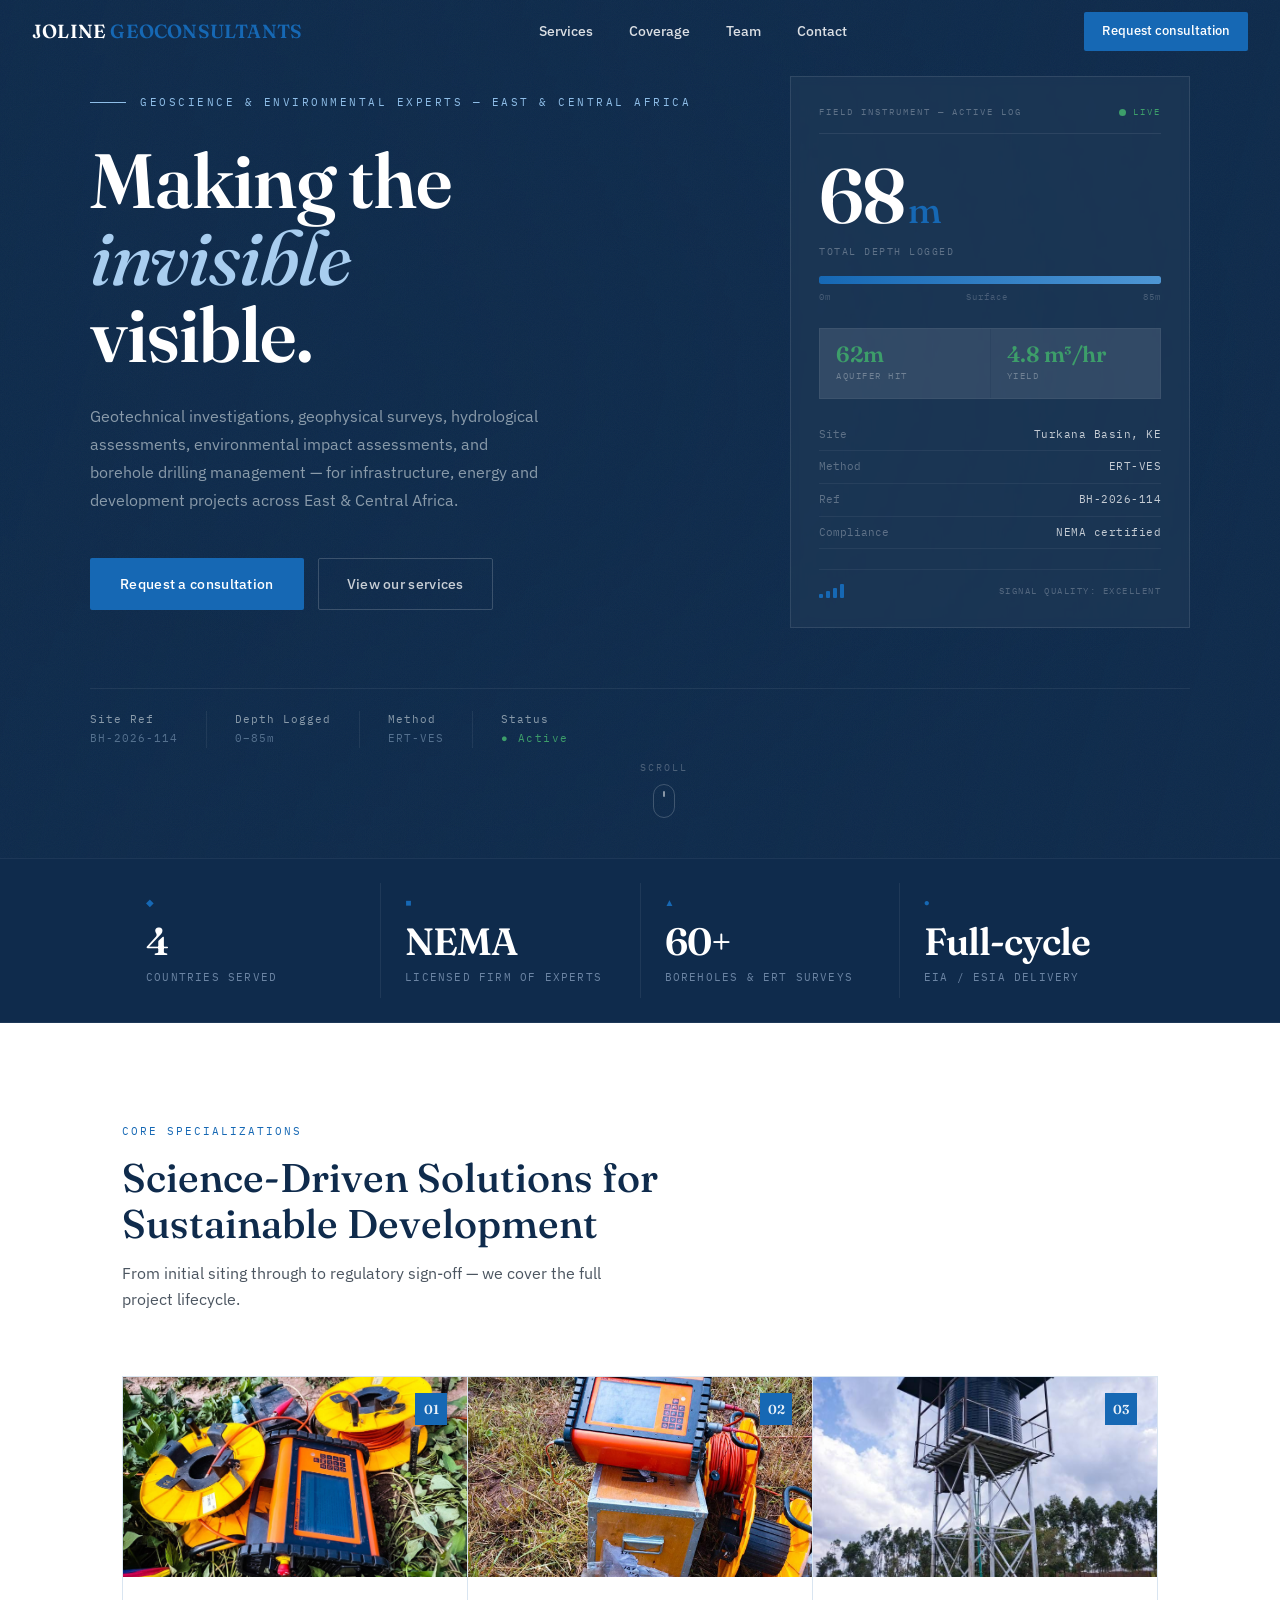
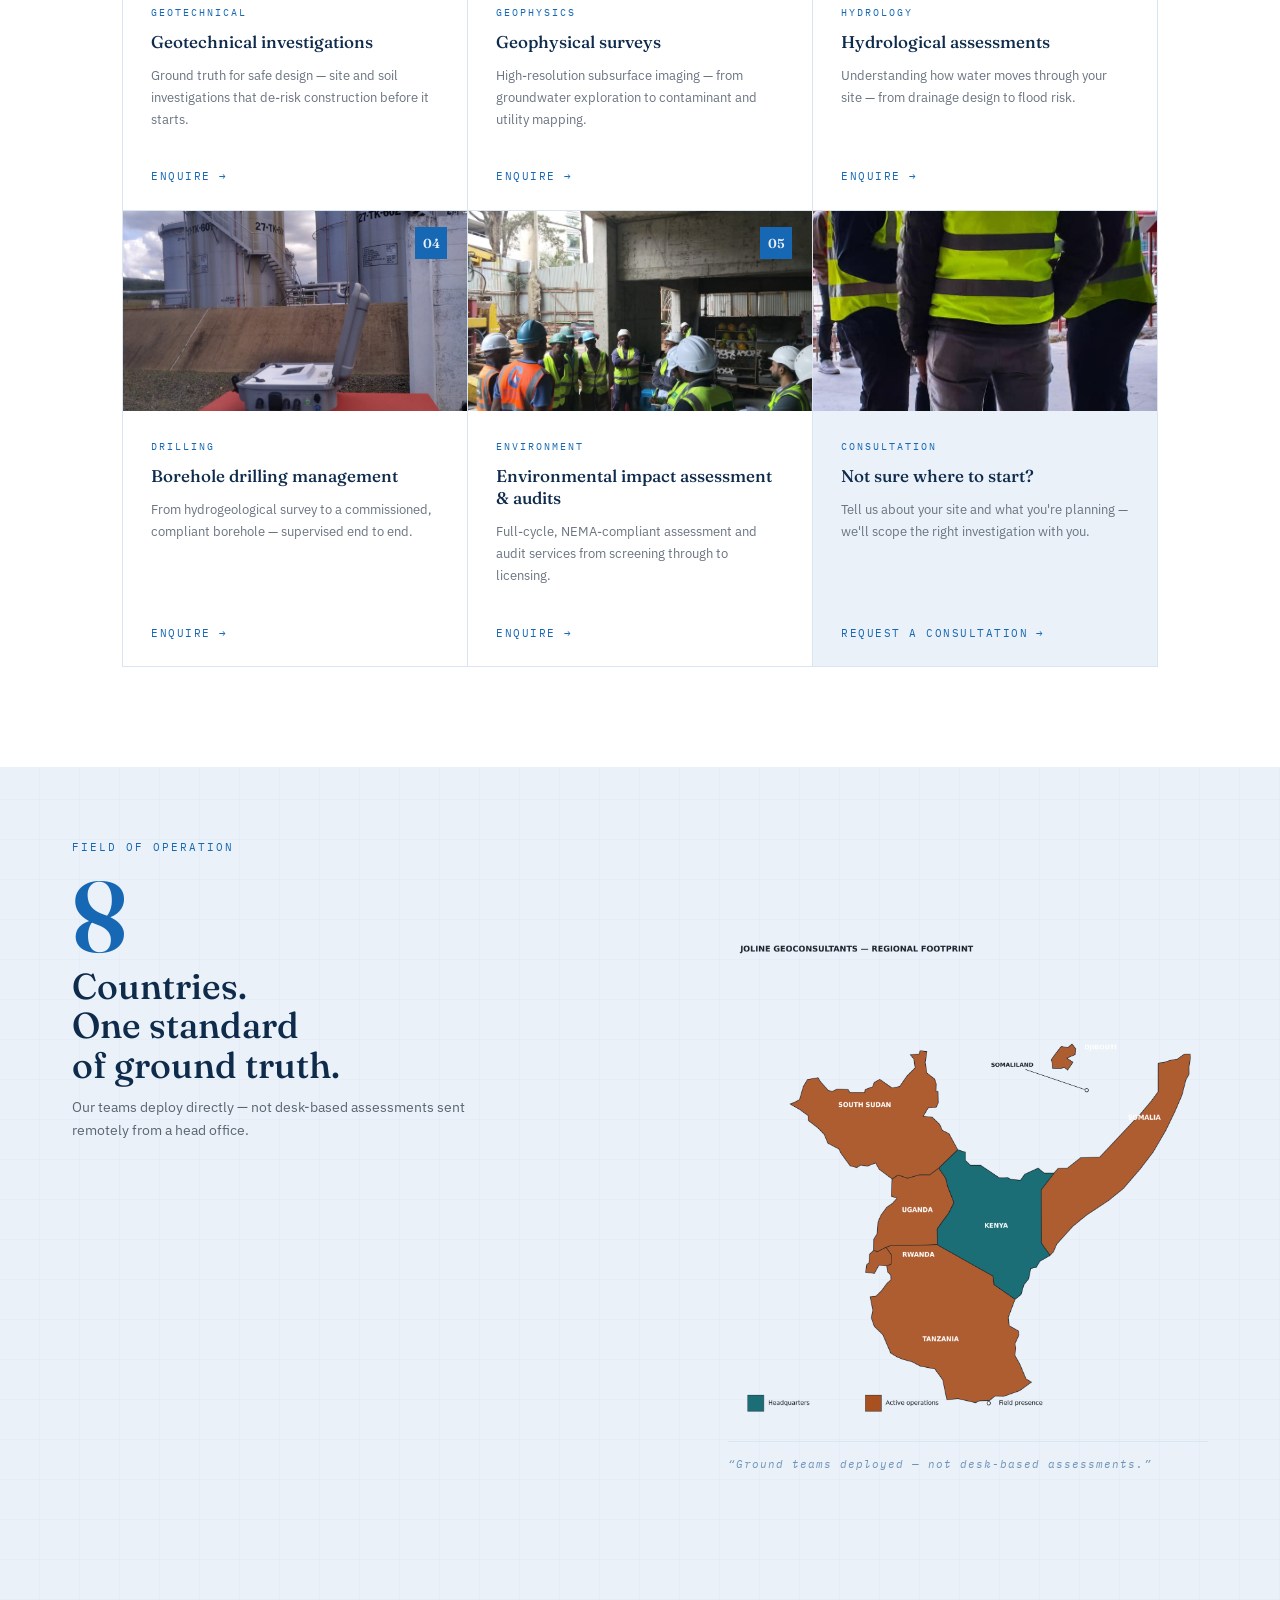
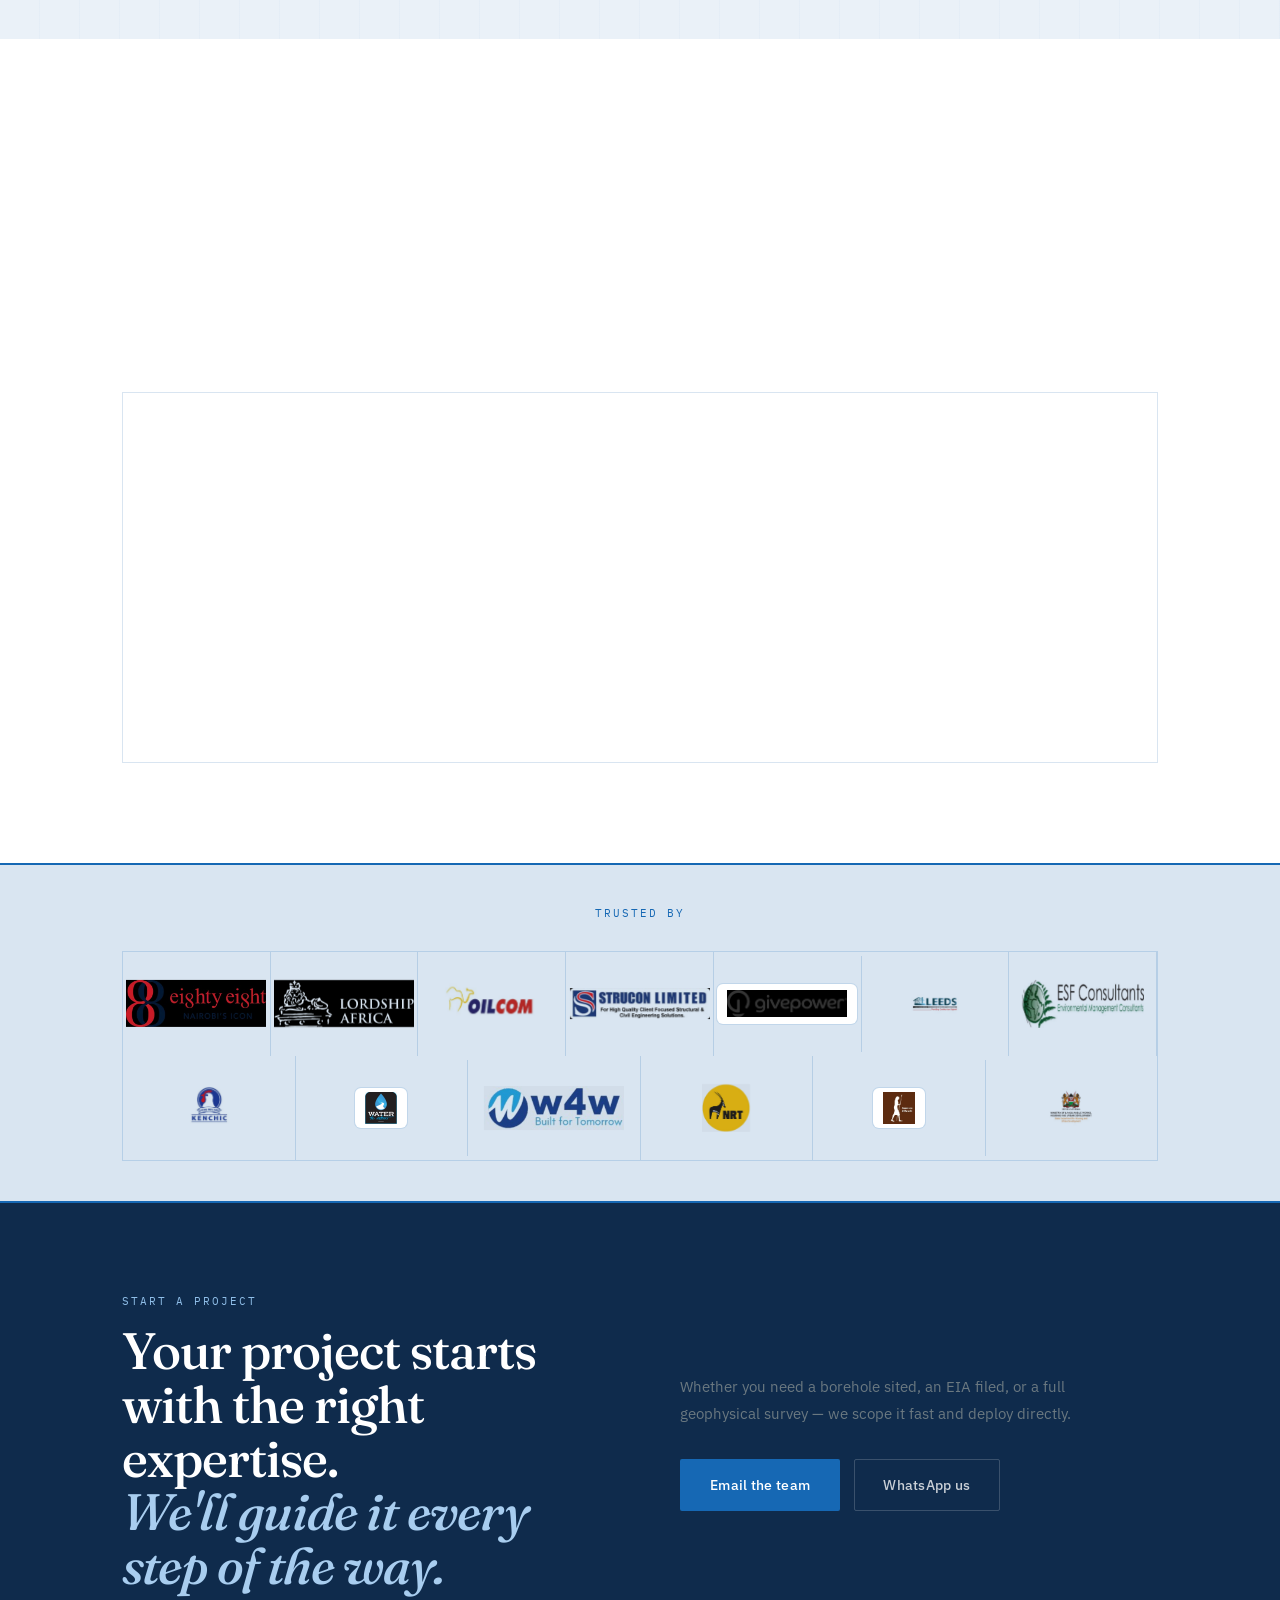
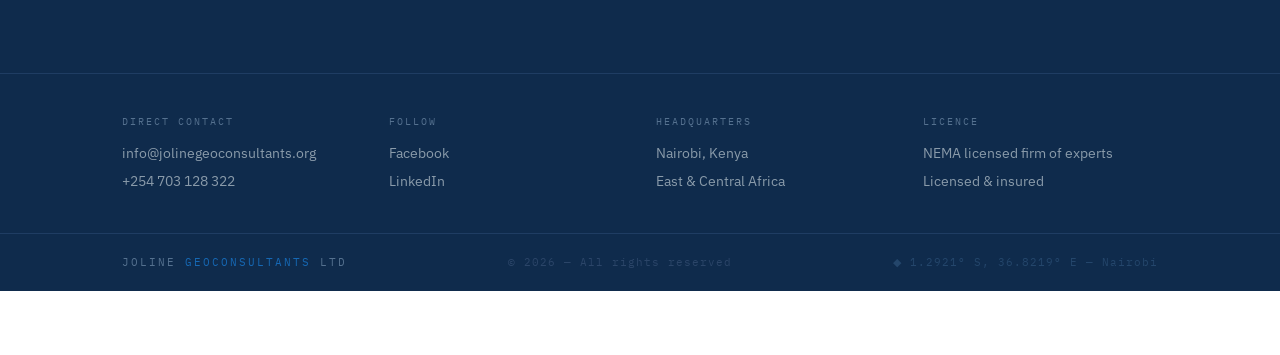
<file: index.html>
<!DOCTYPE html>
<html lang="en">
<head>
<meta charset="UTF-8">
<meta name="viewport" content="width=device-width, initial-scale=1.0">
<title>Joline Geoconsultants Ltd</title>
<link rel="preconnect" href="https://fonts.googleapis.com">
<link href="https://fonts.googleapis.com/css2?family=Fraunces:opsz,wght@9..144,400;9..144,500;9..144,600&family=IBM+Plex+Sans:wght@400;500;600&family=IBM+Plex+Mono:wght@400;500&display=swap" rel="stylesheet">
<link rel="stylesheet" href="style.css">
</head>
<body>

<nav id="nav">
  <a class="logo" href="#hero">JOLINE <span>GEOCONSULTANTS</span></a>
  <ul class="nav-links">
    <li><a href="#services">Services</a></li>
    <li><a href="#coverage">Coverage</a></li>
    <li><a href="#team">Team</a></li>
    <li><a href="#contact">Contact</a></li>
  </ul>
  <div class="nav-right">
    <a class="nav-cta" href="#contact">Request consultation</a>
    <button class="hamburger" id="hamburger" aria-label="Toggle menu" aria-expanded="false">
      <span></span><span></span><span></span>
    </button>
  </div>
  <div class="nav-drawer" id="nav-drawer">
    <a href="#services">Services</a>
    <a href="#coverage">Coverage</a>
    <a href="#team">Team</a>
    <a href="#contact">Contact</a>
    <a class="btn-primary" href="#contact">Request consultation</a>
  </div>
</nav>

<section class="hero" id="hero">
  <div class="hero-bg" aria-hidden="true">
    <div class="hero-bg-layer" style="background-image:url('Img/backside of man and woman in company reflectors.jpeg')"></div>
    <div class="hero-bg-layer" style="background-image:url('Img/borehole-discharge-wide.jpeg')"></div>
    <div class="hero-bg-layer" style="background-image:url('Img/site-team-consultation.jpeg')"></div>
    <div class="hero-bg-layer" style="background-image:url('Img/borehole-discharge-closeup.jpeg')"></div>
  </div>
  <div class="hero-noise" aria-hidden="true"></div>
  <div class="hero-inner">
    <div class="hero-split">
      <div class="hero-text">
        <div class="eyebrow reveal">Geoscience &amp; environmental experts — east &amp; central Africa</div>
        <h1 class="reveal" style="--d:.12s">Making the<br><em>invisible</em><br>visible.</h1>
        <p class="reveal" style="--d:.24s">Geotechnical investigations, geophysical surveys, hydrological assessments, environmental impact assessments, and borehole drilling management — for infrastructure, energy and development projects across East &amp; Central Africa.</p>
        <div class="hero-cta-row reveal" style="--d:.36s">
          <a class="btn-primary" href="#contact">Request a consultation</a>
          <a class="btn-ghost" href="#services">View our services</a>
        </div>
      </div>
      <div class="hero-panel reveal" style="--d:.2s">
        <div class="panel-header">
          <span class="panel-title">Field Instrument — Active Log</span>
          <span class="panel-live"><span class="panel-pulse"></span>LIVE</span>
        </div>
        <div class="panel-depth-counter">
          <span class="panel-counter" data-target="85">0</span><span class="panel-unit">m</span>
          <div class="panel-depth-sub">Total depth logged</div>
        </div>
        <div class="panel-bar-wrap">
          <div class="panel-bar"><div class="panel-bar-fill"></div></div>
          <div class="panel-bar-labels">
            <span>0m</span><span>Surface</span><span>85m</span>
          </div>
        </div>
        <div class="panel-highlights">
          <div class="panel-highlight">
            <div class="panel-highlight-val panel-green">62m</div>
            <div class="panel-highlight-lbl">Aquifer hit</div>
          </div>
          <div class="panel-highlight">
            <div class="panel-highlight-val panel-green">4.8 m³/hr</div>
            <div class="panel-highlight-lbl">Yield</div>
          </div>
        </div>
        <div class="panel-rows">
          <div class="panel-row"><span>Site</span><span>Turkana Basin, KE</span></div>
          <div class="panel-row"><span>Method</span><span>ERT-VES</span></div>
          <div class="panel-row"><span>Ref</span><span>BH-2026-114</span></div>
          <div class="panel-row"><span>Compliance</span><span>NEMA certified</span></div>
        </div>
        <div class="panel-footer">
          <div class="panel-signal">
            <span></span><span></span><span></span><span></span>
          </div>
          <span>Signal quality: Excellent</span>
        </div>
      </div>
    </div>
    <div class="coord reveal" style="--d:.5s">
      <div class="coord-item"><strong>Site Ref</strong><span id="coord-ref">BH-2026-114</span></div>
      <div class="coord-item"><strong>Depth Logged</strong><span>0–85m</span></div>
      <div class="coord-item"><strong>Method</strong><span>ERT-VES</span></div>
      <div class="coord-item"><strong>Status</strong><span class="coord-live">● Active</span></div>
    </div>
  </div>
  <a class="hero-scroll" href="#trust" aria-label="Scroll down">
    <span class="hero-scroll-label">Scroll</span>
    <span class="hero-scroll-mouse"></span>
  </a>
</section>

<div class="trust" id="trust">
  <div class="wrap">
    <div class="trust-item">
      <div class="trust-icon">&#9670;</div>
      <div class="num" data-target="7" data-suffix="">0</div>
      <div class="lbl">Countries served</div>
    </div>
    <div class="trust-divider"></div>
    <div class="trust-item">
      <div class="trust-icon">&#9632;</div>
      <div class="num">NEMA</div>
      <div class="lbl">Licensed firm of experts</div>
    </div>
    <div class="trust-divider"></div>
    <div class="trust-item">
      <div class="trust-icon">&#9650;</div>
      <div class="num" data-target="100" data-suffix="+">0</div>
      <div class="lbl">Boreholes &amp; ERT surveys</div>
    </div>
    <div class="trust-divider"></div>
    <div class="trust-item">
      <div class="trust-icon">&#9679;</div>
      <div class="num">Full-cycle</div>
      <div class="lbl">EIA / ESIA delivery</div>
    </div>
  </div>
</div>

<section class="section" id="services">
  <div class="wrap">
    <div class="section-head">
      <div class="section-eyebrow">Core specializations</div>
      <h2>Science-Driven Solutions for Sustainable Development</h2>
      <p>From initial siting through to regulatory sign-off — we cover the full project lifecycle.</p>
    </div>
    <div class="svc-grid">

      <div class="svc-card sr">
        <div class="svc-card-inner">
          <div class="svc-num">01</div>
          <div class="svc-photo" style="--photo:url('Img/detecting machines for check the water site.jpeg')"></div>
          <div class="svc-content">
            <div class="svc-tag">Geotechnical</div>
            <h3>Geotechnical investigations</h3>
            <p>Ground truth for safe design — site and soil investigations that de-risk construction before it starts.</p>
            <ul class="svc-list">
              <li>Site investigations for infrastructure &amp; building projects</li>
              <li>Soil investigations</li>
              <li>Borehole drilling &amp; soil sampling</li>
            </ul>
          </div>
          <a class="svc-link" href="#contact">Enquire <span>&#8594;</span></a>
        </div>
      </div>

      <div class="svc-card sr">
        <div class="svc-card-inner">
          <div class="svc-num">02</div>
          <div class="svc-photo" style="--photo:url('Img/machine for checking the water site.jpeg')"></div>
          <div class="svc-content">
            <div class="svc-tag">Geophysics</div>
            <h3>Geophysical surveys</h3>
            <p>High-resolution subsurface imaging — from groundwater exploration to contaminant and utility mapping.</p>
            <ul class="svc-list">
              <li>Electrical Resistivity Tomography (ERT)</li>
              <li>Seismic refraction surveys</li>
              <li>Groundwater exploration &amp; management</li>
              <li>Contaminant, oil spill &amp; dump site investigations</li>
              <li>Utility &amp; subsurface mapping</li>
            </ul>
          </div>
          <a class="svc-link" href="#contact">Enquire <span>&#8594;</span></a>
        </div>
      </div>

      <div class="svc-card sr">
        <div class="svc-card-inner">
          <div class="svc-num">03</div>
          <div class="svc-photo" style="--photo:url('Img/Work Done/A well erected water tank.jpeg')"></div>
          <div class="svc-content">
            <div class="svc-tag">Hydrology</div>
            <h3>Hydrological assessments</h3>
            <p>Understanding how water moves through your site — from drainage design to flood risk.</p>
            <ul class="svc-list">
              <li>Surface water resource assessments</li>
              <li>Hydrological &amp; hydraulic modelling</li>
              <li>Drainage &amp; stormwater analysis</li>
              <li>Flood risk assessment &amp; modelling</li>
              <li>Watershed &amp; catchment studies</li>
            </ul>
          </div>
          <a class="svc-link" href="#contact">Enquire <span>&#8594;</span></a>
        </div>
      </div>

      <div class="svc-card sr">
        <div class="svc-card-inner">
          <div class="svc-num">04</div>
          <div class="svc-photo" style="--photo:url('Img/Work Done/machine on display.jpeg')"></div>
          <div class="svc-content">
            <div class="svc-tag">Drilling</div>
            <h3>Borehole drilling management</h3>
            <p>From hydrogeological survey to a commissioned, compliant borehole — supervised end to end.</p>
            <ul class="svc-list">
              <li>Hydrogeological survey &amp; drilling supervision</li>
              <li>Borehole logging</li>
              <li>Test pumping &amp; yield analysis</li>
              <li>Water quality sampling &amp; analysis</li>
              <li>Completion, commissioning &amp; permit support</li>
            </ul>
          </div>
          <a class="svc-link" href="#contact">Enquire <span>&#8594;</span></a>
        </div>
      </div>

      <div class="svc-card sr">
        <div class="svc-card-inner">
          <div class="svc-num">05</div>
          <div class="svc-photo" style="--photo:url('Img/men in reflectors at work.jpeg')"></div>
          <div class="svc-content">
            <div class="svc-tag">Environment</div>
            <h3>Environmental impact assessment &amp; audits</h3>
            <p>Full-cycle, NEMA-compliant assessment and audit services from screening through to licensing.</p>
            <ul class="svc-list">
              <li>EIA &amp; ESIA studies</li>
              <li>Environmental audits (EA) &amp; ESDD</li>
              <li>ESMPs, monitoring &amp; licensing support</li>
              <li>Stakeholder engagement &amp; public participation</li>
              <li>Air, noise, water &amp; soil quality monitoring</li>
            </ul>
          </div>
          <a class="svc-link" href="#contact">Enquire <span>&#8594;</span></a>
        </div>
      </div>

      <div class="svc-card svc-card-cta sr">
        <div class="svc-card-inner">
          <div class="svc-photo" style="--photo:url('Img/Work Done/three men wearing company reflectors having a conversation.jpeg')"></div>
          <div class="svc-content">
            <div class="svc-tag">Consultation</div>
            <h3>Not sure where to start?</h3>
            <p>Tell us about your site and what you're planning — we'll scope the right investigation with you.</p>
          </div>
          <a class="svc-link" href="#contact">Request a consultation <span>&#8594;</span></a>
        </div>
      </div>

    </div>
  </div>
</section>

<section class="region" id="coverage">
  <div class="region-inner">
    <div class="region-left">
      <div class="sr">
        <div class="section-eyebrow">Field of operation</div>
        <div class="region-bignum">8</div>
        <h2>Countries.<br>One standard<br>of ground truth.</h2>
        <p>Our teams deploy directly — not desk-based assessments sent remotely from a head office.</p>
      </div>
      <div class="country-list">
        <div class="country country-hq sr">
          <div class="country-ping"></div>
          <span class="country-name">Kenya</span>
          <span class="country-badge">HQ</span>
        </div>
        <div class="country sr"><span class="country-name">Uganda</span><span class="country-status">&#9679; Active</span></div>
        <div class="country sr"><span class="country-name">Tanzania</span><span class="country-status">&#9679; Active</span></div>
        <div class="country sr"><span class="country-name">Rwanda</span><span class="country-status">&#9679; Active</span></div>
        <div class="country sr"><span class="country-name">South Sudan</span><span class="country-status">&#9679; Active</span></div>
        <div class="country sr"><span class="country-name">Somalia</span><span class="country-status">&#9679; Active</span></div>
        <div class="country sr"><span class="country-name">Somaliland</span><span class="country-status">&#9679; Active</span></div>
        <div class="country sr"><span class="country-name">Djibouti</span><span class="country-status">&#9679; Active</span></div>
      </div>
    </div>
    <div class="region-right sr">
      <div class="map-wrap">
        <img src="Img/joline-regional-coverage-map.png" alt="Joline Geoconsultants regional coverage map" class="region-map-img">
      </div>
      <div class="region-note">
        <span>&#8220;Ground teams deployed — not desk-based assessments.&#8221;</span>
      </div>
    </div>
  </div>
</section>

<section class="section" id="team">
  <div class="wrap">
    <div class="section-head sr">
      <div class="section-eyebrow">Who you'll work with</div>
      <h2>Expert professionals,<br>delivering practical solutions</h2>
      <p>Our multidisciplinary team combines technical expertise with local knowledge to ensure successful project outcomes.</p>
    </div>
    <div class="team-grid">

      <div class="team-card sr">
        <div class="team-card-top">
          <span class="team-num">01</span>
          <div class="team-discipline">Hydrogeology</div>
        </div>
        <div class="team-rule"></div>
        <h3>John Ochieng</h3>
        <div class="team-role">Consulting Geoscientist</div>
        <p>7+ years leading groundwater investigations and ERT surveys across East Africa.</p>
        <ul class="team-creds">
          <li><span>Experience</span>7+ years</li>
          <li><span>Speciality</span>ERT &amp; VES surveys</li>
        </ul>
      </div>

      <div class="team-card sr">
        <div class="team-card-top">
          <span class="team-num">02</span>
          <div class="team-discipline">Environment</div>
          <span class="team-badge">NEMA Licensed</span>
        </div>
        <div class="team-rule"></div>
        <h3>Linet Tengo</h3>
        <div class="team-role">Head of Environmental Department</div>
        <p>Leads full-cycle EIA and ESIA delivery for renewable energy and infrastructure clients.</p>
        <ul class="team-creds">
          <li><span>Licence</span>NEMA Lead Expert</li>
          <li><span>Speciality</span>EIA / ESIA</li>
        </ul>
      </div>

      <div class="team-card sr">
        <div class="team-card-top">
          <span class="team-num">03</span>
          <div class="team-discipline">Field Operations</div>
        </div>
        <div class="team-rule"></div>
        <h3>Victor Odhiambo</h3>
        <div class="team-role">Head of Plumbing Works</div>
        <p>Hands-on installation and maintenance across water infrastructure projects in the field.</p>
        <ul class="team-creds">
          <li><span>Focus</span>Water infrastructure</li>
          <li><span>Speciality</span>Plumbing &amp; networks</li>
          <li><span>Deployment</span>Field-based</li>
        </ul>
      </div>

    </div>
  </div>
</section>

<section class="clients">
  <div class="clients-inner sr">
    <div class="section-eyebrow">Trusted by</div>
    <div class="client-row">
      <div class="client-card"><img src="Img/Clients/eightyEight.jpeg" alt="88"></div>
      <div class="client-card"><img src="Img/Clients/LordshipAfrica.jpeg" alt="Lordship Africa"></div>
      <div class="client-card"><img src="Img/Clients/OilCom.jpeg" alt="OilCom"></div>
      <div class="client-card"><img src="Img/Clients/StruconLtd.jpeg" alt="Strucon Ltd"></div>
      <div class="client-card client-card--chip"><img src="Img/Clients/GivePower.jpeg" alt="GivePower"></div>
      <div class="client-card"><img src="Img/Clients/Leeds.jpeg" alt="Leeds Engineering, Testing &amp; Quality Control"></div>
      <div class="client-card"><img src="Img/Clients/EsfConsultants.jpeg" alt="ESF Consultants"></div>
      <div class="client-card"><img src="Img/Clients/Kenchic.jpeg" alt="Kenchic"></div>
      <div class="client-card client-card--chip"><img src="Img/Clients/WaterForNations.jpeg" alt="Water for Nations"></div>
      <div class="client-card"><img src="Img/Clients/W4W.jpeg" alt="W4W — Built for Tomorrow"></div>
      <div class="client-card"><img src="Img/Clients/NRT.jpeg" alt="NRT"></div>
      <div class="client-card client-card--chip"><img src="Img/Clients/SamburuHilfe.jpeg" alt="Samburu Hilfe e.V."></div>
      <div class="client-card"><img src="Img/Clients/MinistryOfLands.jpeg" alt="Republic of Kenya — Ministry of Lands, Public Works, Housing and Urban Development"></div>
    </div>
  </div>
</section>

<footer id="contact">
  <div class="footer-top">
    <div class="wrap">
      <div class="footer-top-inner">
        <div class="footer-top-left">
          <div class="section-eyebrow" style="color:#8FBEE8">Start a project</div>
          <h2>Your project starts with the right expertise.<br><em>We'll guide it every step of the way.</em></h2>
        </div>
        <div class="footer-top-right">
          <p>Whether you need a borehole sited, an EIA filed, or a full geophysical survey — we scope it fast and deploy directly.</p>
          <div class="footer-cta-row">
            <a class="btn-primary" href="mailto:info@jolinegeoconsultants.org">Email the team</a>
            <a class="btn-ghost" href="https://wa.me/254703128322">WhatsApp us</a>
          </div>
        </div>
      </div>
    </div>
  </div>
  <div class="footer-band">
    <div class="wrap">
      <div class="footer-band-inner">
        <div class="footer-contact-block">
          <div class="footer-label">Direct contact</div>
          <a href="mailto:info@jolinegeoconsultants.org">info@jolinegeoconsultants.org</a>
          <a href="tel:+254703128322">+254 703 128 322</a>
        </div>
        <div class="footer-contact-block">
          <div class="footer-label">Follow</div>
          <a href="https://www.facebook.com/share/1AcZG8SKpR/">Facebook</a>
          <a href="https://www.linkedin.com/in/joline-geo-consultants-ltd-47553b275">LinkedIn</a>
        </div>
        <div class="footer-contact-block">
          <div class="footer-label">Headquarters</div>
          <span>Nairobi, Kenya</span>
          <span>East &amp; Central Africa</span>
        </div>
        <div class="footer-contact-block">
          <div class="footer-label">Licence</div>
          <span>NEMA licensed firm of experts</span>
          <span>Licensed &amp; insured</span>
        </div>
      </div>
    </div>
  </div>
  <div class="footer-bottom">
    <div class="wrap">
      <div class="bottom-row">
        <span class="logo-text">JOLINE <span>GEOCONSULTANTS</span> LTD</span>
        <span>&copy; 2026 &mdash; All rights reserved</span>
        <span class="footer-coords">&#9670; 1.2921&deg; S, 36.8219&deg; E &mdash; Nairobi</span>
      </div>
    </div>
  </div>
</footer>

<script src="main.js"></script>
</body>
</html>
</file>
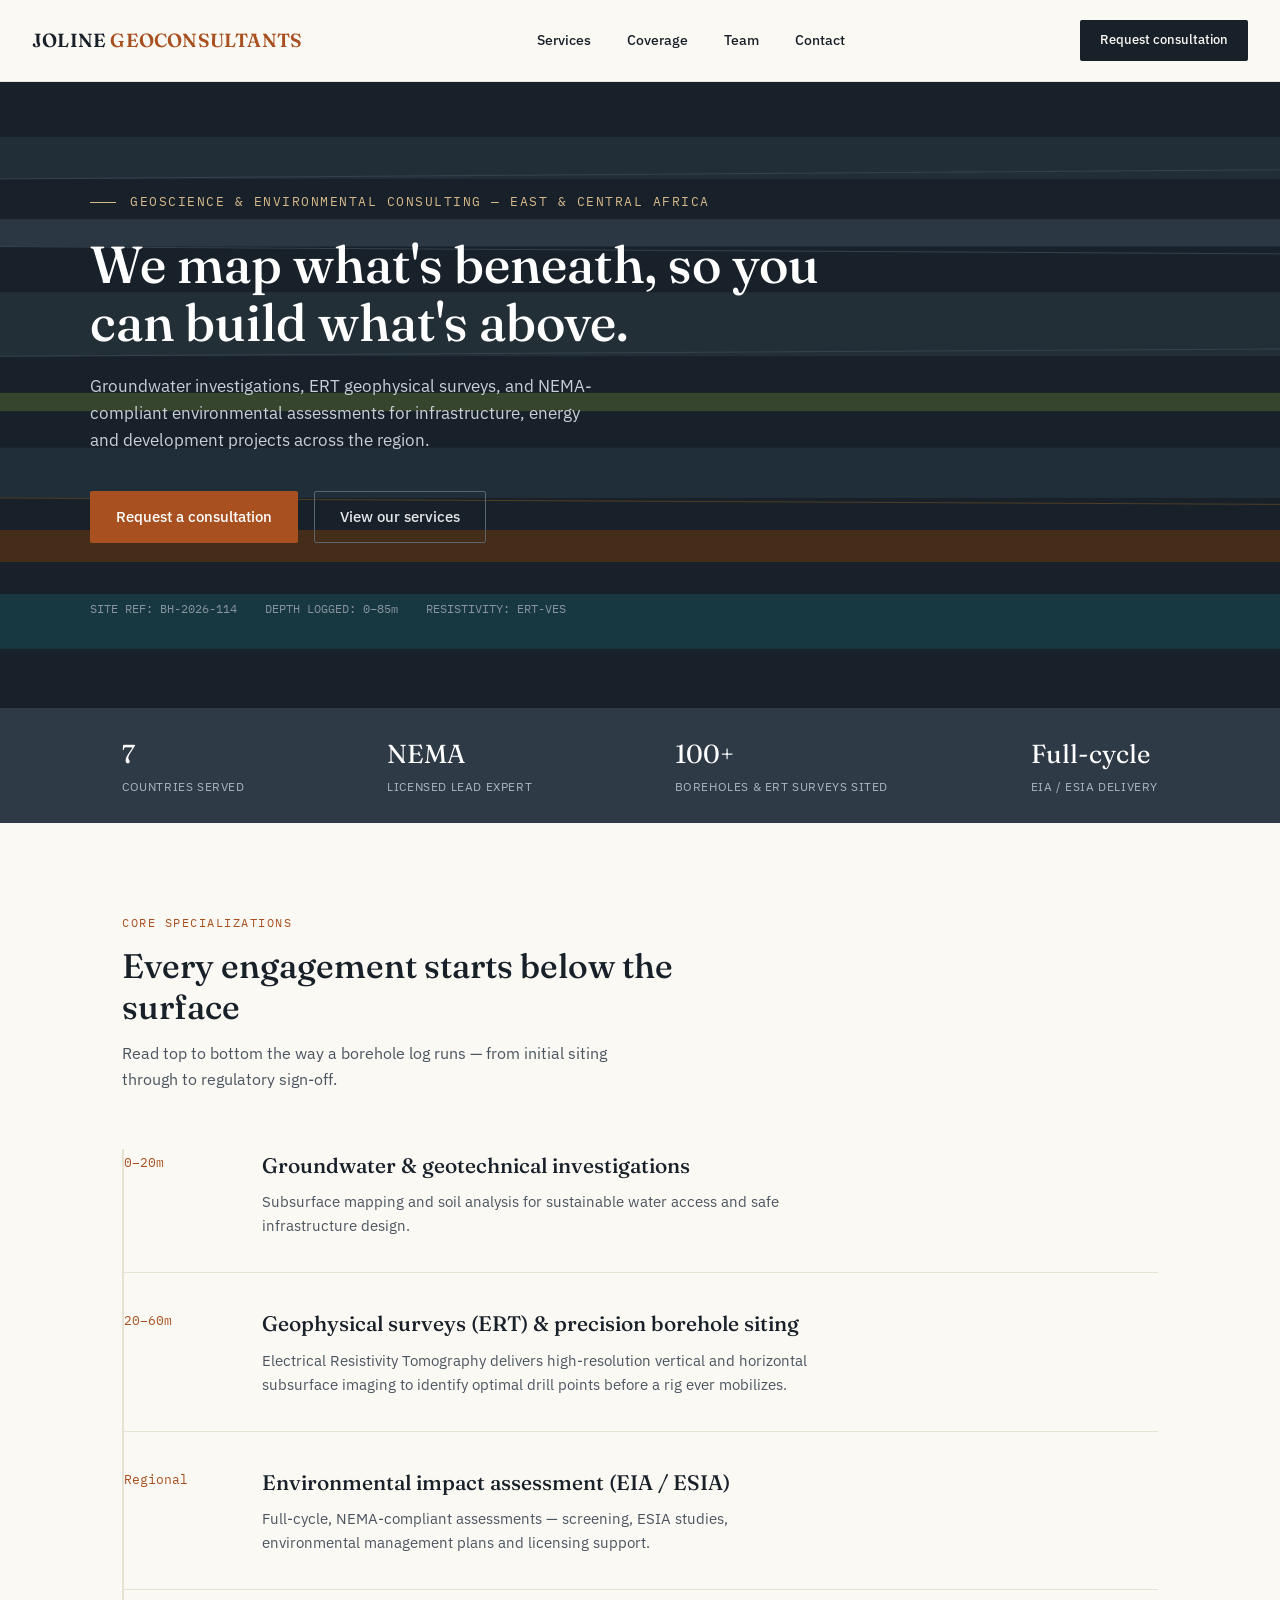
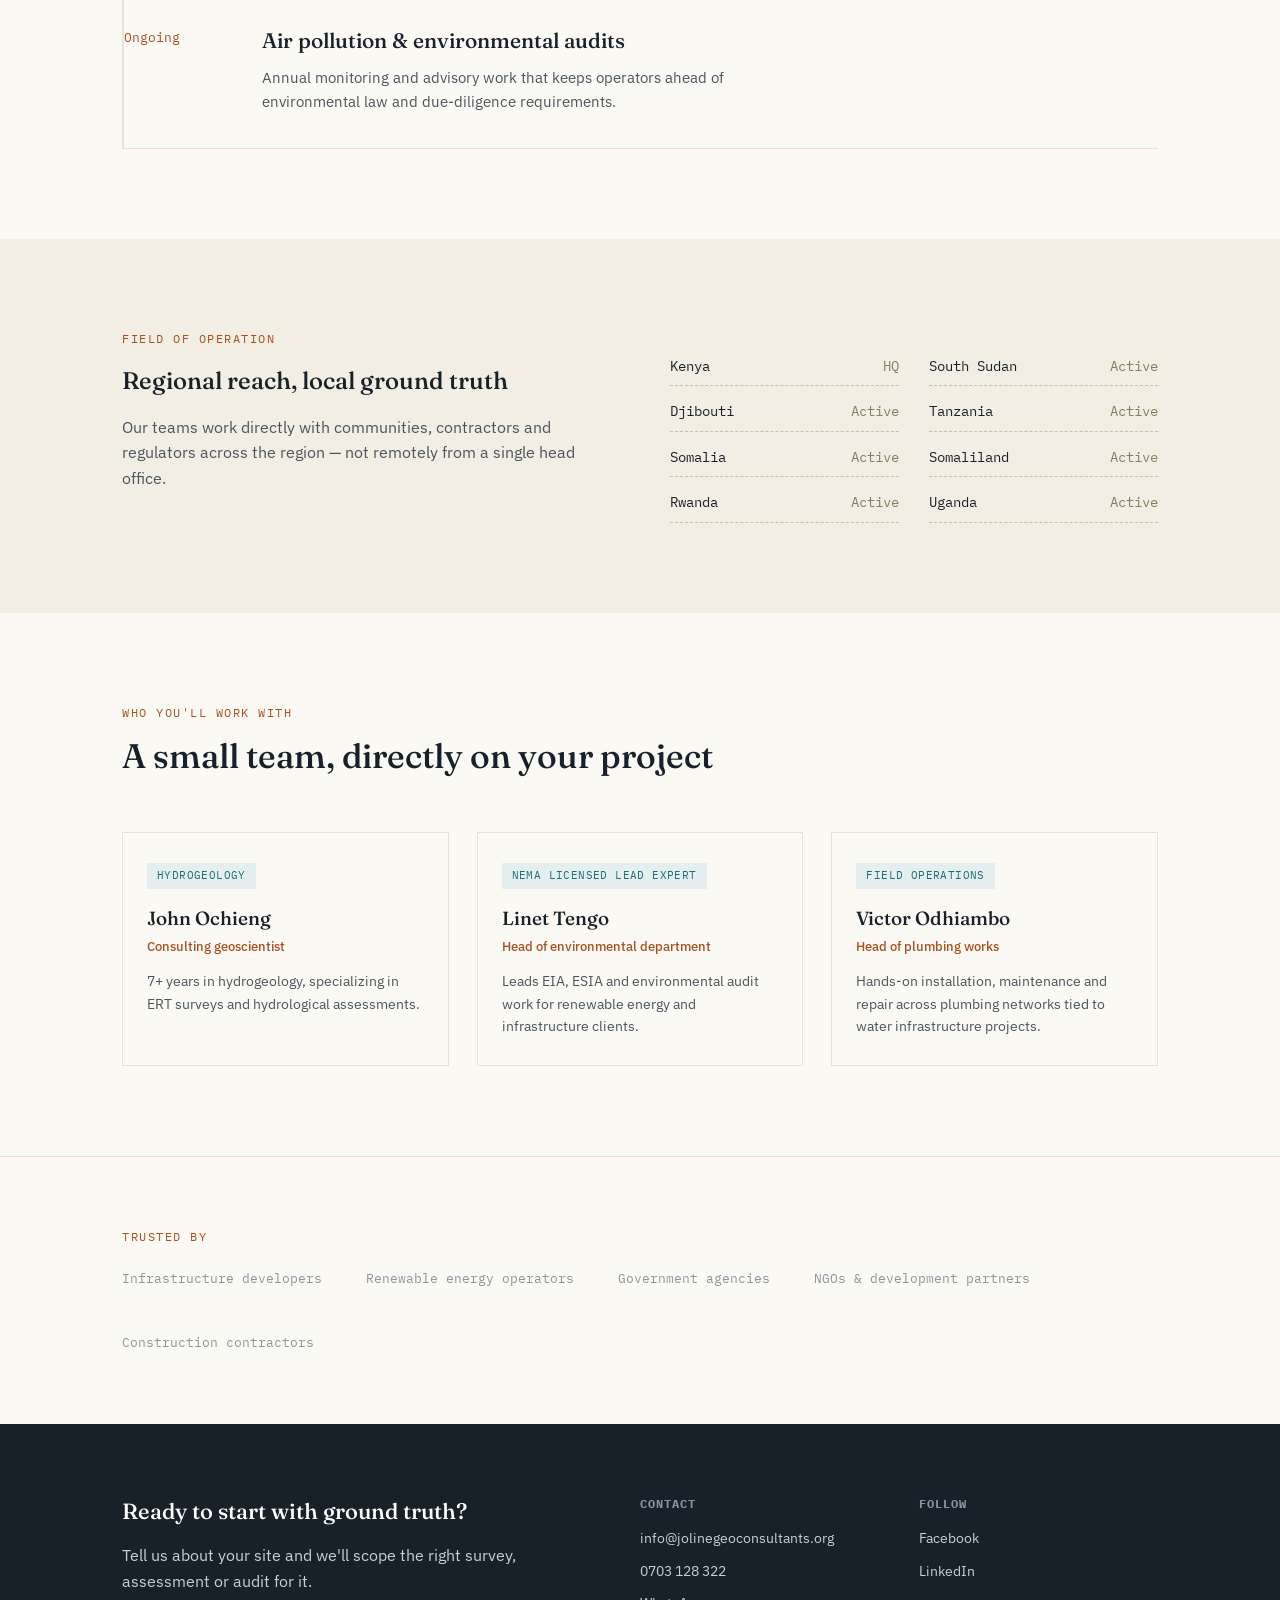
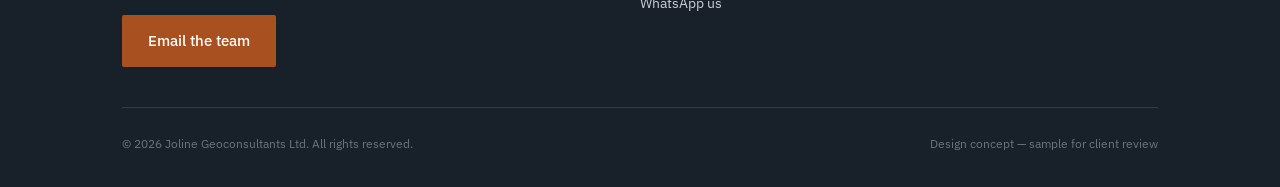
<file: joline-redesign.html>
<!DOCTYPE html>
<html lang="en">
<head>
<meta charset="UTF-8">
<meta name="viewport" content="width=device-width, initial-scale=1.0">
<title>Joline Geoconsultants Ltd | Redesign Sample</title>
<link rel="preconnect" href="https://fonts.googleapis.com">
<link href="https://fonts.googleapis.com/css2?family=Fraunces:opsz,wght@9..144,400;9..144,500;9..144,600&family=IBM+Plex+Sans:wght@400;500;600&family=IBM+Plex+Mono:wght@400;500&display=swap" rel="stylesheet">
<style>
  :root{
    --ink:#182029;
    --bedrock:#2E3A46;
    --clay:#A8501F;
    --clay-dark:#7E3B15;
    --aquifer:#1C6E76;
    --limestone:#F2EEE4;
    --limestone-2:#E8E2D2;
    --ochre:#C98A2E;
    --paper:#FBF9F4;
  }
  *{box-sizing:border-box;margin:0;padding:0;}
  body{
    font-family:'IBM Plex Sans',sans-serif;
    background:var(--paper);
    color:var(--ink);
    line-height:1.6;
  }
  h1,h2,h3{font-family:'Fraunces',serif;font-weight:500;color:var(--ink);}
  .mono{font-family:'IBM Plex Mono',monospace;}
  a{color:inherit;}
  .wrap{max-width:1100px;margin:0 auto;padding:0 32px;}

  /* NAV */
  nav{
    display:flex;justify-content:space-between;align-items:center;
    padding:20px 32px;position:sticky;top:0;background:rgba(251,249,244,0.92);
    backdrop-filter:blur(6px);z-index:10;border-bottom:1px solid var(--limestone-2);
  }
  .logo{font-family:'Fraunces',serif;font-weight:600;font-size:19px;letter-spacing:0.2px;}
  .logo span{color:var(--clay);}
  nav ul{display:flex;gap:36px;list-style:none;font-size:14px;font-weight:500;}
  nav ul a{text-decoration:none;}
  .nav-cta{background:var(--ink);color:var(--paper);padding:10px 20px;border-radius:2px;font-size:13px;font-weight:500;text-decoration:none;}

  /* HERO */
  .hero{
    position:relative;overflow:hidden;color:var(--paper);
    background:var(--ink);
    padding:110px 32px 90px;
  }
  .strata{position:absolute;inset:0;z-index:0;opacity:0.9;}
  .hero-inner{position:relative;z-index:1;max-width:1100px;margin:0 auto;}
  .eyebrow{font-family:'IBM Plex Mono',monospace;font-size:13px;letter-spacing:1.5px;text-transform:uppercase;color:#D9B98A;margin-bottom:22px;display:flex;gap:14px;align-items:center;}
  .eyebrow::before{content:'';width:26px;height:1px;background:#D9B98A;display:inline-block;}
  .hero h1{font-size:52px;line-height:1.12;max-width:760px;color:#fff;}
  .hero p{margin-top:22px;font-size:17px;max-width:520px;color:#C9CFD6;}
  .hero-cta-row{margin-top:36px;display:flex;gap:16px;align-items:center;flex-wrap:wrap;}
  .btn-primary{background:var(--clay);color:#fff;padding:14px 26px;border-radius:2px;text-decoration:none;font-weight:500;font-size:15px;display:inline-block;}
  .btn-ghost{border:1px solid #5A6570;color:#E4E7EA;padding:13px 25px;border-radius:2px;text-decoration:none;font-weight:500;font-size:15px;}
  .coord{margin-top:56px;font-family:'IBM Plex Mono',monospace;font-size:12px;color:#8A94A0;display:flex;gap:28px;flex-wrap:wrap;}

  /* TRUST STRIP */
  .trust{background:var(--bedrock);color:var(--paper);padding:26px 32px;}
  .trust .wrap{display:flex;justify-content:space-between;flex-wrap:wrap;gap:24px;}
  .trust-item{text-align:left;}
  .trust-item .num{font-family:'Fraunces',serif;font-size:26px;color:#fff;}
  .trust-item .lbl{font-size:12px;color:#AEB6BF;text-transform:uppercase;letter-spacing:0.6px;margin-top:2px;}

  /* SECTION HEADS */
  .section{padding:90px 32px;}
  .section-head{max-width:640px;margin-bottom:56px;}
  .section-eyebrow{font-family:'IBM Plex Mono',monospace;font-size:12px;letter-spacing:1.5px;text-transform:uppercase;color:var(--clay);margin-bottom:14px;}
  .section-head h2{font-size:34px;line-height:1.2;}
  .section-head p{margin-top:14px;color:#4B5560;font-size:16px;max-width:520px;}

  /* SURVEY LOG SERVICES */
  .log{display:flex;border-left:2px solid var(--limestone-2);}
  .log-scale{width:90px;flex-shrink:0;padding-right:20px;text-align:right;}
  .log-items{flex:1;}
  .log-row{display:grid;grid-template-columns:110px 1fr;gap:28px;padding:34px 0;border-bottom:1px solid var(--limestone-2);}
  .log-row:first-child{padding-top:0;}
  .depth{font-family:'IBM Plex Mono',monospace;font-size:13px;color:var(--clay);padding-top:4px;}
  .log-row h3{font-size:21px;margin-bottom:8px;}
  .log-row p{color:#4B5560;font-size:15px;max-width:560px;}

  /* REGIONAL COVERAGE */
  .region{background:var(--limestone);padding:90px 32px;}
  .region-grid{display:grid;grid-template-columns:1fr 1fr;gap:60px;align-items:start;}
  .country-list{display:grid;grid-template-columns:1fr 1fr;gap:14px 30px;margin-top:26px;}
  .country{font-family:'IBM Plex Mono',monospace;font-size:14px;display:flex;justify-content:space-between;border-bottom:1px dashed #C7BFAA;padding-bottom:8px;}
  .country span:last-child{color:#8A7C5D;}

  /* TEAM */
  .team-grid{display:grid;grid-template-columns:repeat(3,1fr);gap:28px;}
  .team-card{border:1px solid var(--limestone-2);padding:28px 24px;background:var(--paper);}
  .team-card .badge{display:inline-block;font-family:'IBM Plex Mono',monospace;font-size:11px;background:#E6EFEF;color:var(--aquifer);padding:4px 10px;margin-bottom:14px;letter-spacing:0.4px;}
  .team-card h3{font-size:19px;margin-bottom:4px;}
  .team-card .role{font-size:13px;color:var(--clay);font-weight:500;margin-bottom:12px;}
  .team-card p{font-size:14px;color:#4B5560;}

  /* CLIENTS */
  .clients{padding:70px 32px;border-top:1px solid var(--limestone-2);}
  .clients .section-eyebrow{margin-bottom:22px;}
  .client-row{display:flex;gap:44px;flex-wrap:wrap;align-items:center;opacity:0.75;font-family:'IBM Plex Mono',monospace;font-size:13px;color:#6B7480;}

  /* CONTACT / FOOTER */
  footer{background:var(--ink);color:#C9CFD6;padding:70px 32px 34px;}
  .footer-grid{display:grid;grid-template-columns:2fr 1fr 1fr;gap:40px;padding-bottom:40px;border-bottom:1px solid #313C47;}
  footer h3{color:#fff;font-size:22px;margin-bottom:14px;}
  footer .foot-col h4{font-family:'IBM Plex Mono',monospace;font-size:12px;letter-spacing:1px;text-transform:uppercase;color:#8A94A0;margin-bottom:14px;}
  footer .foot-col p, footer .foot-col a{display:block;font-size:14px;margin-bottom:10px;text-decoration:none;color:#C9CFD6;}
  .bottom-row{padding-top:26px;display:flex;justify-content:space-between;font-size:12px;color:#6B7480;flex-wrap:wrap;gap:10px;}

  @media (max-width:820px){
    .hero h1{font-size:36px;}
    .region-grid{grid-template-columns:1fr;}
    .team-grid{grid-template-columns:1fr;}
    .footer-grid{grid-template-columns:1fr;}
    nav ul{display:none;}
    .log-row{grid-template-columns:1fr;gap:8px;}
  }
</style>
</head>
<body>

<nav>
  <div class="logo">JOLINE <span>GEOCONSULTANTS</span></div>
  <ul>
    <li><a href="#services">Services</a></li>
    <li><a href="#coverage">Coverage</a></li>
    <li><a href="#team">Team</a></li>
    <li><a href="#contact">Contact</a></li>
  </ul>
  <a class="nav-cta" href="#contact">Request consultation</a>
</nav>

<section class="hero">
  <svg class="strata" viewBox="0 0 1400 620" preserveAspectRatio="none" xmlns="http://www.w3.org/2000/svg">
    <rect width="1400" height="620" fill="#182029"/>
    <rect y="60" width="1400" height="46" fill="#22303A"/>
    <rect y="150" width="1400" height="30" fill="#2E3A46"/>
    <rect y="230" width="1400" height="70" fill="#243138"/>
    <rect y="340" width="1400" height="20" fill="#3A4A2E"/>
    <rect y="400" width="1400" height="55" fill="#20303A"/>
    <rect y="490" width="1400" height="35" fill="#4A3018"/>
    <rect y="560" width="1400" height="60" fill="#1C6E76" opacity="0.35"/>
    <line x1="0" y1="106" x2="1400" y2="96" stroke="#3A4A55" stroke-width="1"/>
    <line x1="0" y1="180" x2="1400" y2="188" stroke="#3A4A55" stroke-width="1"/>
    <line x1="0" y1="300" x2="1400" y2="292" stroke="#3A4A55" stroke-width="1"/>
    <line x1="0" y1="455" x2="1400" y2="462" stroke="#5A4526" stroke-width="1"/>
  </svg>
  <div class="hero-inner">
    <div class="eyebrow">Geoscience &amp; environmental consulting — east &amp; central Africa</div>
    <h1>We map what's beneath, so you can build what's above.</h1>
    <p>Groundwater investigations, ERT geophysical surveys, and NEMA-compliant environmental assessments for infrastructure, energy and development projects across the region.</p>
    <div class="hero-cta-row">
      <a class="btn-primary" href="#contact">Request a consultation</a>
      <a class="btn-ghost" href="#services">View our services</a>
    </div>
    <div class="coord">
      <span>SITE REF: BH-2026-114</span>
      <span>DEPTH LOGGED: 0–85m</span>
      <span>RESISTIVITY: ERT-VES</span>
    </div>
  </div>
</section>

<div class="trust">
  <div class="wrap">
    <div class="trust-item"><div class="num">7</div><div class="lbl">Countries served</div></div>
    <div class="trust-item"><div class="num">NEMA</div><div class="lbl">Licensed lead expert</div></div>
    <div class="trust-item"><div class="num">100+</div><div class="lbl">Boreholes &amp; ERT surveys sited</div></div>
    <div class="trust-item"><div class="num">Full-cycle</div><div class="lbl">EIA / ESIA delivery</div></div>
  </div>
</div>

<section class="section" id="services">
  <div class="wrap">
    <div class="section-head">
      <div class="section-eyebrow">Core specializations</div>
      <h2>Every engagement starts below the surface</h2>
      <p>Read top to bottom the way a borehole log runs — from initial siting through to regulatory sign-off.</p>
    </div>
    <div class="log">
      <div class="log-items">
        <div class="log-row">
          <div class="depth">0–20m</div>
          <div><h3>Groundwater &amp; geotechnical investigations</h3>
          <p>Subsurface mapping and soil analysis for sustainable water access and safe infrastructure design.</p></div>
        </div>
        <div class="log-row">
          <div class="depth">20–60m</div>
          <div><h3>Geophysical surveys (ERT) &amp; precision borehole siting</h3>
          <p>Electrical Resistivity Tomography delivers high-resolution vertical and horizontal subsurface imaging to identify optimal drill points before a rig ever mobilizes.</p></div>
        </div>
        <div class="log-row">
          <div class="depth">Regional</div>
          <div><h3>Environmental impact assessment (EIA / ESIA)</h3>
          <p>Full-cycle, NEMA-compliant assessments — screening, ESIA studies, environmental management plans and licensing support.</p></div>
        </div>
        <div class="log-row">
          <div class="depth">Ongoing</div>
          <div><h3>Air pollution &amp; environmental audits</h3>
          <p>Annual monitoring and advisory work that keeps operators ahead of environmental law and due-diligence requirements.</p></div>
        </div>
      </div>
    </div>
  </div>
</section>

<section class="region" id="coverage">
  <div class="wrap region-grid">
    <div>
      <div class="section-eyebrow">Field of operation</div>
      <h2>Regional reach, local ground truth</h2>
      <p style="margin-top:14px;color:#4B5560;">Our teams work directly with communities, contractors and regulators across the region — not remotely from a single head office.</p>
    </div>
    <div class="country-list">
      <div class="country"><span>Kenya</span><span>HQ</span></div>
      <div class="country"><span>South Sudan</span><span>Active</span></div>
      <div class="country"><span>Djibouti</span><span>Active</span></div>
      <div class="country"><span>Tanzania</span><span>Active</span></div>
      <div class="country"><span>Somalia</span><span>Active</span></div>
      <div class="country"><span>Somaliland</span><span>Active</span></div>
      <div class="country"><span>Rwanda</span><span>Active</span></div>
      <div class="country"><span>Uganda</span><span>Active</span></div>
    </div>
  </div>
</section>

<section class="section" id="team">
  <div class="wrap">
    <div class="section-head">
      <div class="section-eyebrow">Who you'll work with</div>
      <h2>A small team, directly on your project</h2>
    </div>
    <div class="team-grid">
      <div class="team-card">
        <span class="badge">HYDROGEOLOGY</span>
        <h3>John Ochieng</h3>
        <div class="role">Consulting geoscientist</div>
        <p>7+ years in hydrogeology, specializing in ERT surveys and hydrological assessments.</p>
      </div>
      <div class="team-card">
        <span class="badge">NEMA LICENSED LEAD EXPERT</span>
        <h3>Linet Tengo</h3>
        <div class="role">Head of environmental department</div>
        <p>Leads EIA, ESIA and environmental audit work for renewable energy and infrastructure clients.</p>
      </div>
      <div class="team-card">
        <span class="badge">FIELD OPERATIONS</span>
        <h3>Victor Odhiambo</h3>
        <div class="role">Head of plumbing works</div>
        <p>Hands-on installation, maintenance and repair across plumbing networks tied to water infrastructure projects.</p>
      </div>
    </div>
  </div>
</section>

<section class="clients">
  <div class="wrap">
    <div class="section-eyebrow">Trusted by</div>
    <div class="client-row">
      <span>Infrastructure developers</span>
      <span>Renewable energy operators</span>
      <span>Government agencies</span>
      <span>NGOs &amp; development partners</span>
      <span>Construction contractors</span>
    </div>
  </div>
</section>

<footer id="contact">
  <div class="wrap">
    <div class="footer-grid">
      <div>
        <h3>Ready to start with ground truth?</h3>
        <p style="max-width:420px;">Tell us about your site and we'll scope the right survey, assessment or audit for it.</p>
        <a class="btn-primary" href="mailto:info@jolinegeoconsultants.org" style="margin-top:20px;display:inline-block;">Email the team</a>
      </div>
      <div class="foot-col">
        <h4>Contact</h4>
        <a href="mailto:info@jolinegeoconsultants.org">info@jolinegeoconsultants.org</a>
        <a href="tel:0703128322">0703 128 322</a>
        <a href="https://wa.me/254703128322">WhatsApp us</a>
      </div>
      <div class="foot-col">
        <h4>Follow</h4>
        <a href="https://www.facebook.com/share/1AcZG8SKpR/">Facebook</a>
        <a href="https://www.linkedin.com/in/joline-geo-consultants-ltd-47553b275">LinkedIn</a>
      </div>
    </div>
    <div class="bottom-row">
      <span>© 2026 Joline Geoconsultants Ltd. All rights reserved.</span>
      <span>Design concept — sample for client review</span>
    </div>
  </div>
</footer>

</body>
</html>
</file>
<file: style.css>
:root{
  --ink:#0F2B4C;
  --bedrock:#24466B;
  --clay:#1668B4;
  --clay-dark:#0F4E8C;
  --aquifer:#2076B8;
  --limestone:#EAF1F8;
  --limestone-2:#D9E5F1;
  --ochre:#4E96D4;
  --paper:#FFFFFF;
}
*{box-sizing:border-box;margin:0;padding:0;}
body{
  font-family:'IBM Plex Sans',sans-serif;
  background:var(--paper);
  color:var(--ink);
  line-height:1.6;
}
h1,h2,h3{font-family:'Fraunces',serif;font-weight:500;color:var(--ink);}
.mono{font-family:'IBM Plex Mono',monospace;}
a{color:inherit;}
.wrap{max-width:1100px;margin:0 auto;padding:0 32px;}

/* NAV */
nav{
  display:flex;justify-content:space-between;align-items:center;
  padding:0 32px;height:64px;
  position:fixed;top:0;left:0;right:0;
  background:rgba(255,255,255,0.0);
  backdrop-filter:blur(0px);
  z-index:100;
  border-bottom:1px solid transparent;
  transition:background 0.35s,backdrop-filter 0.35s,border-color 0.35s,box-shadow 0.35s;
}
nav.scrolled{
  background:rgba(255,255,255,0.96);
  backdrop-filter:blur(10px);
  border-color:var(--limestone-2);
  box-shadow:0 2px 20px rgba(15,43,76,0.07);
}
nav.scrolled .logo{color:var(--ink);}
nav.scrolled .nav-links a{color:var(--ink);}
nav.scrolled .nav-cta{background:var(--ink);color:var(--paper);}
.logo{
  font-family:'Fraunces',serif;font-weight:600;font-size:19px;
  letter-spacing:0.2px;text-decoration:none;
  color:#fff;transition:color 0.35s;
}
.logo span{color:var(--clay);}
.nav-links{
  display:flex;gap:36px;list-style:none;font-size:14px;font-weight:500;
}
.nav-links a{
  text-decoration:none;color:rgba(255,255,255,0.85);
  transition:color 0.2s;position:relative;padding-bottom:2px;
}
.nav-links a::after{
  content:'';position:absolute;bottom:-2px;left:0;right:0;
  height:1px;background:var(--clay);
  transform:scaleX(0);transform-origin:left;
  transition:transform 0.25s;
}
.nav-links a:hover::after{transform:scaleX(1);}
.nav-links a:hover{color:#fff;}
.nav-links a.active::after{transform:scaleX(1);}
nav.scrolled .nav-links a:hover{color:var(--ink);}
nav.scrolled .nav-links a.active{color:var(--ink);}
.nav-right{display:flex;align-items:center;gap:16px;}
.nav-cta{
  background:var(--clay);color:#fff;
  padding:9px 18px;border-radius:2px;
  font-size:13px;font-weight:500;text-decoration:none;
  transition:background 0.2s;
}
.nav-cta:hover{background:var(--clay-dark);}

/* HAMBURGER */
.hamburger{
  display:none;flex-direction:column;justify-content:center;
  gap:5px;width:36px;height:36px;background:none;
  border:none;cursor:pointer;padding:4px;
}
.hamburger span{
  display:block;height:1.5px;background:#fff;
  transition:transform 0.3s,opacity 0.3s,background 0.35s;
  transform-origin:center;
}
nav.scrolled .hamburger span{background:var(--ink);}
.hamburger.open span:nth-child(1){transform:translateY(6.5px) rotate(45deg);}
.hamburger.open span:nth-child(2){opacity:0;}
.hamburger.open span:nth-child(3){transform:translateY(-6.5px) rotate(-45deg);}

/* MOBILE DRAWER */
.nav-drawer{
  display:none;flex-direction:column;
  position:fixed;top:64px;left:0;right:0;
  background:var(--ink);padding:24px 32px 32px;
  border-top:1px solid #1F3D63;
  transform:translateY(-12px);opacity:0;
  transition:transform 0.3s cubic-bezier(.22,1,.36,1),opacity 0.3s;
  pointer-events:none;z-index:99;
}
.nav-drawer.open{
  transform:translateY(0);opacity:1;pointer-events:all;
}
.nav-drawer a{
  font-size:18px;font-weight:500;color:#E4E7EA;
  text-decoration:none;padding:14px 0;
  border-bottom:1px solid #1F3D63;
  transition:color 0.2s;
}
.nav-drawer a:hover{color:#fff;}
.nav-drawer .btn-primary{
  margin-top:20px;text-align:center;border-bottom:none;
}

@media (max-width:820px){
  .nav-links{display:none;}
  .hamburger{display:flex;}
  .nav-drawer{display:flex;}
  .nav-cta{display:none;}
}

/* HERO */
.hero{
  position:relative;overflow:hidden;color:var(--paper);
  background:var(--ink);
  min-height:100svh;display:flex;align-items:center;
  padding:140px 32px 110px;
  margin-top:-64px;
}
.hero-bg{
  position:absolute;inset:0;z-index:0;
  transform:translateY(calc(var(--px,0px) * 0.22));
  will-change:transform;
}
.hero-bg-layer{
  position:absolute;inset:0;
  background-position:center;background-size:cover;background-repeat:no-repeat;
  opacity:0;
  animation:heroBgCycle 24s infinite;
}
.hero-bg-layer:nth-child(1){animation-delay:0s;}
.hero-bg-layer:nth-child(2){animation-delay:6s;}
.hero-bg-layer:nth-child(3){animation-delay:12s;}
.hero-bg-layer:nth-child(4){animation-delay:18s;}
@keyframes heroBgCycle{
  0%{opacity:0;transform:translateX(-8%) scale(1.2);}
  8%{opacity:1;}
  25%{transform:translateX(0%) scale(1.2);}
  42%{opacity:1;}
  50%{opacity:0;transform:translateX(8%) scale(1.2);}
  50.01%{transform:translateX(-8%) scale(1.2);}
  100%{opacity:0;transform:translateX(-8%) scale(1.2);}
}
.hero-bg::after{
  content:'';position:absolute;inset:0;z-index:1;
  background:
    radial-gradient(ellipse at 30% 50%, rgba(15,43,76,0.45) 0%, transparent 70%),
    linear-gradient(105deg, rgba(15,43,76,0.97) 0%, rgba(15,43,76,0.75) 48%, rgba(15,43,76,0.55) 100%);
}
@media (prefers-reduced-motion: reduce){
  .hero-bg-layer{animation:none;opacity:0;}
  .hero-bg-layer:nth-child(1){opacity:1;}
}
.hero-noise{
  position:absolute;inset:0;z-index:2;pointer-events:none;
  opacity:0.035;
  background-image:url("data:image/svg+xml,%3Csvg viewBox='0 0 200 200' xmlns='http://www.w3.org/2000/svg'%3E%3Cfilter id='n'%3E%3CfeTurbulence type='fractalNoise' baseFrequency='0.85' numOctaves='4' stitchTiles='stitch'/%3E%3C/filter%3E%3Crect width='100%25' height='100%25' filter='url(%23n)'/%3E%3C/svg%3E");
  background-size:180px 180px;
}
.hero-inner{
  position:relative;z-index:3;
  max-width:1100px;margin:0 auto;width:100%;
}
.hero-split{
  display:grid;grid-template-columns:1fr 400px;gap:72px;align-items:center;
}
.eyebrow{
  font-family:'IBM Plex Mono',monospace;font-size:11px;letter-spacing:2.5px;
  text-transform:uppercase;color:#8FBEE8;margin-bottom:32px;
  display:flex;gap:14px;align-items:center;
}
.eyebrow::before{
  content:'';width:36px;height:1px;background:#8FBEE8;display:inline-block;flex-shrink:0;
}
.hero h1{
  font-size:clamp(46px,6vw,80px);line-height:1.0;
  color:#fff;letter-spacing:-1px;font-weight:600;
}
.hero h1 em{
  font-style:italic;color:#A8CDEF;font-weight:500;
}
.hero p{
  margin-top:28px;font-size:16px;max-width:460px;
  color:#8A9BAA;line-height:1.75;
}
.hero-cta-row{
  margin-top:44px;display:flex;gap:14px;align-items:center;flex-wrap:wrap;
}
.btn-primary{
  background:var(--clay);color:#fff;padding:15px 30px;border-radius:2px;
  text-decoration:none;font-weight:500;font-size:14px;display:inline-block;
  letter-spacing:0.3px;
  transition:background 0.2s,transform 0.15s,box-shadow 0.2s;
}
.btn-primary:hover{
  background:var(--clay-dark);transform:translateY(-2px);
  box-shadow:0 10px 28px rgba(22,104,180,0.35);
}
.btn-ghost{
  border:1px solid rgba(255,255,255,0.18);color:#C9CFD6;padding:14px 28px;
  border-radius:2px;text-decoration:none;font-weight:500;font-size:14px;
  letter-spacing:0.3px;
  transition:border-color 0.25s,background 0.25s,color 0.25s,transform 0.15s;
}
.btn-ghost:hover{
  border-color:rgba(255,255,255,0.45);background:rgba(255,255,255,0.05);
  color:#fff;transform:translateY(-2px);
}

/* HERO PANEL */
.hero-panel{
  background:rgba(255,255,255,0.04);
  border:1px solid rgba(255,255,255,0.1);
  padding:28px;
  font-family:'IBM Plex Mono',monospace;
  backdrop-filter:blur(4px);
}
.panel-header{
  display:flex;
  justify-content:space-between;
  align-items:center;
  margin-bottom:24px;
  padding-bottom:14px;
  border-bottom:1px solid rgba(255,255,255,0.08);
}
.panel-title{
  font-size:9px;
  letter-spacing:2px;
  color:rgba(255,255,255,0.3);
  text-transform:uppercase;
}
.panel-live{
  font-size:9px;
  letter-spacing:2px;
  color:#3D9E6A;
  display:flex;
  align-items:center;
  gap:7px;
}
.panel-pulse{
  width:7px;height:7px;
  border-radius:50%;
  background:#3D9E6A;
  position:relative;flex-shrink:0;
}
.panel-pulse::after{
  content:'';
  position:absolute;inset:-4px;
  border-radius:50%;
  border:1px solid #3D9E6A;
  opacity:0;
  animation:ping 2s ease-out infinite;
}
.panel-depth-counter{
  margin-bottom:16px;
}
.panel-counter{
  font-family:'Fraunces',serif;
  font-size:clamp(52px,6vw,80px);
  color:#fff;
  font-weight:600;
  letter-spacing:-2px;
  line-height:1;
}
.panel-unit{
  font-family:'Fraunces',serif;
  font-size:clamp(24px,3vw,36px);
  color:var(--clay);
  font-weight:500;
  margin-left:4px;
}
.panel-depth-sub{
  font-size:10px;
  letter-spacing:1.5px;
  text-transform:uppercase;
  color:rgba(255,255,255,0.3);
  margin-top:4px;
}
.panel-bar-wrap{
  margin-bottom:24px;
}
.panel-bar{
  height:8px;
  background:rgba(255,255,255,0.07);
  border-radius:2px;
  overflow:hidden;
  margin-bottom:6px;
}
.panel-bar-fill{
  height:100%;
  width:0;
  background:linear-gradient(90deg,var(--clay),#4E96D4);
  border-radius:2px;
  animation:barFill 2.4s 0.8s cubic-bezier(.22,1,.36,1) forwards;
}
@keyframes barFill{to{width:100%;}}
.panel-bar-labels{
  display:flex;
  justify-content:space-between;
  font-size:9px;
  color:rgba(255,255,255,0.2);
  letter-spacing:1px;
}
.panel-highlights{
  display:grid;
  grid-template-columns:1fr 1fr;
  gap:1px;
  background:rgba(255,255,255,0.08);
  border:1px solid rgba(255,255,255,0.08);
  margin-bottom:20px;
}
.panel-highlight{
  background:rgba(255,255,255,0.03);
  padding:14px 16px;
}
.panel-highlight-val{
  font-family:'Fraunces',serif;
  font-size:22px;
  font-weight:600;
  letter-spacing:-0.5px;
  line-height:1;
  margin-bottom:4px;
}
.panel-highlight-lbl{
  font-size:9px;
  letter-spacing:1.5px;
  text-transform:uppercase;
  color:rgba(255,255,255,0.3);
}
.panel-green{color:#3D9E6A !important;}
.panel-rows{
  display:flex;
  flex-direction:column;
  margin-bottom:20px;
}
.panel-row{
  display:flex;
  justify-content:space-between;
  padding:7px 0;
  border-bottom:1px solid rgba(255,255,255,0.06);
  font-size:11px;
}
.panel-row span:first-child{color:rgba(255,255,255,0.3);}
.panel-row span:last-child{color:rgba(255,255,255,0.75);letter-spacing:0.5px;}
.panel-footer{
  display:flex;
  align-items:center;
  justify-content:space-between;
  padding-top:14px;
  border-top:1px solid rgba(255,255,255,0.06);
  font-size:9px;
  color:rgba(255,255,255,0.25);
  letter-spacing:1.5px;
  text-transform:uppercase;
}
.panel-signal{
  display:flex;
  align-items:flex-end;
  gap:3px;
  height:14px;
}
.panel-signal span{
  display:block;
  width:4px;
  background:var(--clay);
  border-radius:1px;
}
.panel-signal span:nth-child(1){height:4px;}
.panel-signal span:nth-child(2){height:7px;}
.panel-signal span:nth-child(3){height:10px;}
.panel-signal span:nth-child(4){height:14px;}

/* COORD STRIP */
.coord{
  margin-top:60px;font-family:'IBM Plex Mono',monospace;
  font-size:11px;
  display:flex;gap:0;flex-wrap:wrap;
  border-top:1px solid rgba(255,255,255,0.07);padding-top:22px;
}
.coord-item{
  color:#55718F;padding-right:28px;margin-right:28px;
  border-right:1px solid rgba(255,255,255,0.07);
  letter-spacing:1px;
}
.coord-item:last-child{border-right:none;}
.coord-item strong{display:block;color:#8A9BAA;margin-bottom:2px;font-weight:400;}
.coord-live{color:#3D9E6A;letter-spacing:1.5px;}

/* SCROLL INDICATOR */
.hero-scroll{
  position:absolute;bottom:40px;left:50%;transform:translateX(-50%);
  z-index:3;display:flex;flex-direction:column;align-items:center;gap:8px;
  text-decoration:none;opacity:0;
  animation:revealUp 0.6s 1.2s forwards;
}
.hero-scroll-label{
  font-family:'IBM Plex Mono',monospace;font-size:10px;
  letter-spacing:2px;color:rgba(255,255,255,0.25);text-transform:uppercase;
}
.hero-scroll-mouse{
  width:22px;height:34px;
  border:1px solid rgba(255,255,255,0.2);border-radius:11px;
  display:flex;justify-content:center;padding-top:6px;
}
.hero-scroll-mouse::after{
  content:'';width:2px;height:6px;
  background:rgba(255,255,255,0.5);border-radius:1px;
  animation:mouseScroll 1.6s ease-in-out infinite;
}
@keyframes mouseScroll{
  0%{transform:translateY(0);opacity:1;}
  100%{transform:translateY(10px);opacity:0;}
}

/* REVEAL ANIMATION */
.reveal{
  opacity:0;transform:translateY(30px);
  animation:revealUp 0.85s cubic-bezier(.22,1,.36,1) forwards;
  animation-delay:var(--d,0s);
}
@keyframes revealUp{
  to{opacity:1;transform:none;}
}

/* TRUST STRIP */
.trust{
  background:var(--ink);color:var(--paper);
  padding:0 32px;
  border-top:1px solid rgba(255,255,255,0.06);
  border-bottom:1px solid rgba(255,255,255,0.06);
}
.trust .wrap{
  display:flex;justify-content:space-between;
  align-items:stretch;flex-wrap:wrap;
}
.trust-item{
  flex:1;min-width:160px;
  display:flex;flex-direction:column;justify-content:center;
  padding:36px 24px;
  transition:background 0.25s;
}
.trust-item:hover{background:rgba(255,255,255,0.03);}
.trust-divider{
  width:1px;background:rgba(255,255,255,0.07);
  margin:24px 0;
}
.trust-icon{
  font-size:10px;color:var(--clay);margin-bottom:12px;
  letter-spacing:2px;
}
.trust-item .num{
  font-family:'Fraunces',serif;font-size:38px;
  color:#fff;line-height:1;font-weight:600;
  letter-spacing:-1px;
}
.trust-item .lbl{
  font-family:'IBM Plex Mono',monospace;
  font-size:11px;color:#6B84A3;
  text-transform:uppercase;letter-spacing:1.2px;margin-top:8px;
}
@media(max-width:820px){
  .trust .wrap{flex-direction:column;}
  .trust-divider{width:100%;height:1px;margin:0;}
  .trust-item{padding:24px 0;}
}

/* SCROLL REVEAL */
.sr{
  opacity:0;transform:translateY(32px);
  transition:opacity 0.7s cubic-bezier(.22,1,.36,1),transform 0.7s cubic-bezier(.22,1,.36,1);
}
.sr-visible{opacity:1;transform:none;}

/* SERVICES */
.section{padding:100px 32px;}
.section-head{max-width:640px;margin-bottom:64px;}
.section-eyebrow{font-family:'IBM Plex Mono',monospace;font-size:11px;letter-spacing:2px;text-transform:uppercase;color:var(--clay);margin-bottom:14px;}
.section-head h2{font-size:clamp(28px,3.5vw,40px);line-height:1.15;}
.section-head p{margin-top:14px;color:#4B5560;font-size:16px;max-width:520px;}

/* SERVICE CARDS */
.svc-grid{
  display:grid;
  grid-template-columns:repeat(3,1fr);
  gap:1px;
  background:var(--limestone-2);
  border:1px solid var(--limestone-2);
}
.svc-card{
  position:relative;
  background:var(--paper);
  overflow:hidden;
  cursor:pointer;
}
.svc-card-cta{background:var(--limestone);}
.svc-card-inner{
  display:flex;
  flex-direction:column;
  height:100%;
  position:relative;
}

/* Photo fills top of card, zooms on hover */
.svc-photo{
  height:200px;
  background-image:var(--photo);
  background-size:cover;
  background-position:center;
  transition:transform 0.6s cubic-bezier(.22,1,.36,1);
  flex-shrink:0;
}
.svc-card:hover .svc-photo{
  transform:scale(1.06);
}

/* Clay sweep line at bottom of photo */
.svc-photo::after{
  content:'';
  position:absolute;
  left:0;right:0;
  height:3px;
  background:var(--clay);
  top:200px;
  transform:scaleX(0);
  transform-origin:left;
  transition:transform 0.45s cubic-bezier(.22,1,.36,1);
  z-index:2;
}
.svc-card:hover .svc-photo::after{
  transform:scaleX(1);
}

.svc-content{
  padding:28px 28px 0;
  flex:1;
}
.svc-num{
  position:absolute;
  top:16px;right:20px;
  font-family:'Fraunces',serif;
  font-size:13px;font-weight:600;
  color:rgba(255,255,255,0.9);
  background:var(--clay);
  width:32px;height:32px;
  display:flex;align-items:center;justify-content:center;
  z-index:3;
  letter-spacing:0;
}
.svc-tag{
  font-family:'IBM Plex Mono',monospace;
  font-size:10px;letter-spacing:2px;
  text-transform:uppercase;
  color:var(--clay);
  margin-bottom:10px;
}
.svc-card h3{
  font-size:17px;line-height:1.3;
  color:var(--ink);
  margin-bottom:12px;
  transition:color 0.2s;
}
.svc-card:hover h3{color:var(--clay);}
.svc-card > .svc-card-inner > .svc-content > p{
  font-size:13px;color:#6A7480;
  line-height:1.7;
}

/* Deliverables — hidden, slide up on hover */
.svc-list{
  list-style:none;
  margin-top:16px;
  max-height:0;
  overflow:hidden;
  transition:max-height 0.5s cubic-bezier(.22,1,.36,1), opacity 0.4s;
  opacity:0;
}
.svc-card:hover .svc-list{
  max-height:280px;
  opacity:1;
}
.svc-list li{
  font-size:12px;color:#5A6570;
  padding:5px 0;
  border-bottom:1px solid var(--limestone-2);
  display:flex;align-items:baseline;gap:10px;
}
.svc-list li::before{
  content:'';
  width:3px;height:3px;
  border-radius:50%;
  background:var(--clay);
  flex-shrink:0;
}

/* Enquire link pinned to bottom */
.svc-link{
  font-family:'IBM Plex Mono',monospace;
  font-size:11px;letter-spacing:1.5px;
  text-transform:uppercase;
  color:var(--clay);text-decoration:none;
  display:flex;align-items:center;gap:8px;
  padding:20px 28px 24px;
  margin-top:auto;
  transition:gap 0.2s;
  border-top:1px solid transparent;
  transition:border-color 0.3s, gap 0.2s;
}
.svc-card:hover .svc-link{
  border-color:var(--limestone-2);
  gap:14px;
}

@media(max-width:1024px){
  .svc-grid{grid-template-columns:repeat(2,1fr);}
}
@media(max-width:600px){
  .svc-grid{grid-template-columns:1fr;}
  .svc-list{max-height:none;opacity:1;}
}

/* REGIONAL COVERAGE */
.region{
  padding:72px 0;
  background:var(--limestone);
  overflow:hidden;
  position:relative;
}
.region::before{
  content:'';
  position:absolute;inset:0;
  background-image:
    repeating-linear-gradient(0deg, transparent, transparent 39px, rgba(22,104,180,0.05) 40px),
    repeating-linear-gradient(90deg, transparent, transparent 39px, rgba(22,104,180,0.05) 40px);
  pointer-events:none;
}
.region-inner{
  max-width:1200px;
  margin:0 auto;
  padding:0 32px;
  display:grid;
  grid-template-columns:1fr 480px;
  gap:64px;
  align-items:center;
  position:relative;z-index:1;
}
.region-left{
  display:flex;
  flex-direction:column;
}
.region-bignum{
  font-family:'Fraunces',serif;
  font-size:clamp(60px,8vw,100px);
  font-weight:600;
  color:var(--clay);
  line-height:0.9;
  margin:10px 0 6px;
  letter-spacing:-3px;
}
.region-left h2{
  font-size:clamp(24px,3vw,36px);
  line-height:1.1;
  margin-bottom:10px;
}
.region-left > div > p{
  font-size:14px;color:#5A6570;
  max-width:400px;line-height:1.7;
  margin-bottom:28px;
}
.country-list{
  display:flex;
  flex-direction:column;
  margin-bottom:20px;
}
.country{
  display:flex;
  align-items:center;
  gap:14px;
  padding:10px 0;
  border-bottom:1px solid var(--limestone-2);
  position:relative;
  cursor:default;
  transition:padding-left 0.3s cubic-bezier(.22,1,.36,1);
}
.country::before{
  content:'';
  position:absolute;
  left:0;top:0;bottom:0;
  width:2px;
  background:var(--clay);
  transform:scaleY(0);
  transform-origin:bottom;
  transition:transform 0.3s cubic-bezier(.22,1,.36,1);
}
.country:hover{padding-left:12px;}
.country:hover::before{transform:scaleY(1);}
.country-name{
  font-family:'Fraunces',serif;
  font-size:16px;font-weight:500;
  color:var(--ink);flex:1;
  transition:color 0.2s;
}
.country:hover .country-name{color:var(--clay);}
.country-status{
  font-family:'IBM Plex Mono',monospace;
  font-size:10px;letter-spacing:1.5px;
  text-transform:uppercase;
  color:#3D9E6A;
}
.country-hq .country-name{
  font-size:18px;
  color:var(--clay);
}
.country-badge{
  font-family:'IBM Plex Mono',monospace;
  font-size:9px;letter-spacing:2px;
  text-transform:uppercase;
  background:var(--clay);
  color:#fff;
  padding:3px 9px;
}
.country-ping{
  position:relative;
  width:10px;height:10px;flex-shrink:0;
}
.country-ping::before{
  content:'';
  position:absolute;inset:0;
  border-radius:50%;
  background:var(--clay);
}
.country-ping::after{
  content:'';
  position:absolute;inset:-5px;
  border-radius:50%;
  border:1.5px solid var(--clay);
  opacity:0;
  animation:ping 2s ease-out infinite;
}
@keyframes ping{
  0%{transform:scale(0.6);opacity:0.9;}
  100%{transform:scale(2.2);opacity:0;}
}
.region-note{
  font-family:'IBM Plex Mono',monospace;
  font-size:11px;letter-spacing:1px;
  color:#6E93B8;
  font-style:italic;
  border-top:1px solid var(--limestone-2);
  padding-top:14px;
}
.map-wrap{
  position:relative;
  width:100%;
}
.region-map-img{
  width:100%;
  height:auto;
  display:block;
  border-radius:2px;
  transition:transform 0.5s cubic-bezier(.22,1,.36,1);
}
.region-right:hover .region-map-img{
  transform:translateY(-4px);
}
@media(max-width:960px){
  .region-inner{grid-template-columns:1fr;gap:40px;}
  .region-right{display:none;}
}
@media(max-width:600px){
  .country-name{font-size:15px;}
  .country-hq .country-name{font-size:17px;}
  .region-bignum{font-size:60px;}
}

/* TEAM */
.team-grid{
  display:grid;
  grid-template-columns:repeat(3,1fr);
  gap:0;
  border:1px solid var(--limestone-2);
}
.team-card{
  position:relative;
  padding:36px 32px 32px;
  border-right:1px solid var(--limestone-2);
  background:var(--paper);
  overflow:hidden;
  transition:background 0.3s;
}
.team-card:last-child{border-right:none;}
.team-card::before{
  content:'';
  position:absolute;
  left:0;top:0;bottom:0;
  width:3px;
  background:var(--clay);
  transform:scaleY(0);
  transform-origin:bottom;
  transition:transform 0.4s cubic-bezier(.22,1,.36,1);
}
.team-card:hover::before{transform:scaleY(1);}
.team-card:hover{background:#fff;}
.team-card-top{
  display:flex;
  align-items:center;
  gap:12px;
  margin-bottom:20px;
}
.team-num{display:none;}
.team-discipline{
  font-family:'IBM Plex Mono',monospace;
  font-size:10px;letter-spacing:2px;
  text-transform:uppercase;
  color:var(--clay);
}
.team-badge{
  font-family:'IBM Plex Mono',monospace;
  font-size:9px;letter-spacing:1.5px;
  text-transform:uppercase;
  background:var(--clay);
  color:#fff;
  padding:3px 8px;
}
.team-rule{
  height:1px;
  background:var(--limestone-2);
  margin-bottom:20px;
  position:relative;
}
.team-rule::after{
  content:'';
  position:absolute;
  left:0;top:0;
  height:1px;
  width:0;
  background:var(--clay);
  transition:width 0.5s cubic-bezier(.22,1,.36,1);
}
.team-card:hover .team-rule::after{width:100%;}
.team-card h3{
  font-size:22px;
  line-height:1.1;
  margin-bottom:4px;
  transition:color 0.2s;
}
.team-card:hover h3{color:var(--clay);}
.team-role{
  font-size:13px;
  color:#6A7480;
  margin-bottom:14px;
  font-weight:400;
}
.team-card p{
  font-size:14px;
  color:#4B5560;
  line-height:1.7;
  margin-bottom:24px;
}
.team-creds{
  list-style:none;
  border-top:1px solid var(--limestone-2);
  padding-top:16px;
  display:flex;
  flex-direction:column;
  gap:8px;
}
.team-creds li{
  display:flex;
  justify-content:space-between;
  font-family:'IBM Plex Mono',monospace;
  font-size:11px;
  color:var(--ink);
}
.team-creds li span{
  color:#8A9BAA;
  text-transform:uppercase;
  letter-spacing:1px;
  font-size:10px;
}
@media(max-width:820px){
  .team-grid{grid-template-columns:1fr;border:none;gap:1px;background:var(--limestone-2);}
  .team-card{border-right:none;}
}

/* CLIENTS */
.clients{
  background:var(--limestone-2);
  border-top:2px solid var(--clay);
  border-bottom:2px solid var(--clay);
}
.clients-inner{
  max-width:1100px;
  margin:0 auto;
  padding:40px 32px;
  display:flex;
  flex-direction:column;
  align-items:center;
  gap:28px;
}
.clients-inner .section-eyebrow{
  margin-bottom:0;
  text-align:center;
}
.client-row{
  display:flex;
  align-items:center;
  justify-content:center;
  gap:0;
  flex-wrap:wrap;
  width:100%;
  border:1px solid rgba(22,104,180,0.18);
}
.client-card{
  flex:1;
  min-width:140px;
  display:flex;
  align-items:center;
  justify-content:center;
  padding:28px 24px;
  border-right:1px solid rgba(22,104,180,0.18);
  position:relative;
  overflow:hidden;
  transition:background 0.25s;
}
.client-card:last-child{border-right:none;}
.client-card::after{
  content:'';
  position:absolute;
  bottom:0;left:0;right:0;
  height:2px;
  background:var(--clay);
  transform:scaleX(0);
  transform-origin:left;
  transition:transform 0.4s cubic-bezier(.22,1,.36,1);
}
.client-card:hover{background:rgba(255,255,255,0.5);}
.client-card:hover::after{transform:scaleX(1);}
.client-row img{
  height:48px;
  width:auto;
  max-width:140px;
  object-fit:contain;
  mix-blend-mode:multiply;
  transition:transform 0.35s cubic-bezier(.22,1,.36,1);
}
.client-card:hover img{transform:scale(1.06);}

/* Logos with a solid brand-colour background: render as a plain chip
   instead of multiply-blending (which would smear the fill colour). */
.client-card--chip img{
  mix-blend-mode:normal;
  height:40px;
  padding:4px 10px;
  background:#fff;
  border-radius:6px;
  box-shadow:0 0 0 1px rgba(22,104,180,0.12);
}
@media(max-width:600px){
  .client-card{min-width:calc(50% - 1px);border-bottom:1px solid rgba(22,104,180,0.18);}
  .client-row img{height:36px;}
  .client-card--chip img{height:30px;}
}

/* FOOTER */
footer{background:var(--ink);color:#C9CFD6;}

.footer-top{
  padding:90px 0 80px;
  border-bottom:1px solid #1F3D63;
}
.footer-top-inner{
  display:grid;
  grid-template-columns:1fr 1fr;
  gap:80px;
  align-items:center;
}
.footer-top-left h2{
  font-size:clamp(32px,4vw,52px);
  color:#fff;
  line-height:1.05;
  margin-top:14px;
  letter-spacing:-1px;
}
.footer-top-left h2 em{
  font-style:italic;
  color:#A8CDEF;
  font-weight:500;
}
.footer-top-right p{
  font-size:15px;
  color:#6A7880;
  line-height:1.75;
  max-width:400px;
  margin-bottom:32px;
}
.footer-cta-row{
  display:flex;
  gap:14px;
  flex-wrap:wrap;
}

.footer-band{
  padding:40px 0;
  border-bottom:1px solid #1F3D63;
}
.footer-band-inner{
  display:grid;
  grid-template-columns:repeat(4,1fr);
  gap:32px;
}
.footer-contact-block{
  display:flex;
  flex-direction:column;
  gap:6px;
}
.footer-label{
  font-family:'IBM Plex Mono',monospace;
  font-size:10px;
  letter-spacing:2px;
  text-transform:uppercase;
  color:#55718F;
  margin-bottom:6px;
}
.footer-contact-block a,
.footer-contact-block span{
  font-size:14px;
  color:#8A9BAA;
  text-decoration:none;
  transition:color 0.2s;
}
.footer-contact-block a:hover{color:#fff;}

.footer-bottom{
  padding:20px 0;
}
.bottom-row{
  display:flex;
  justify-content:space-between;
  align-items:center;
  flex-wrap:wrap;
  gap:12px;
  font-family:'IBM Plex Mono',monospace;
  font-size:11px;
  color:#2B4568;
  letter-spacing:1px;
}
.logo-text{
  color:#55718F;
  letter-spacing:2px;
  font-size:11px;
}
.logo-text span{color:var(--clay);}
.footer-coords{color:#24466B;}

@media(max-width:820px){
  .footer-top-inner{grid-template-columns:1fr;gap:36px;}
  .footer-band-inner{grid-template-columns:repeat(2,1fr);}
  .bottom-row{flex-direction:column;align-items:flex-start;gap:8px;}
  .footer-coords{display:none;}
}
@media(max-width:480px){
  .footer-band-inner{grid-template-columns:1fr;}
}

@media (max-width:820px){
  .hero{padding:120px 24px 90px;}
  .hero h1{font-size:42px;letter-spacing:-0.5px;}
  .hero-split{grid-template-columns:minmax(0,1fr);gap:40px;}
  .hero-text{min-width:0;max-width:100%;}
  .hero p{max-width:100%;}
  .eyebrow{flex-wrap:wrap;}
  .hero-panel{display:none;}
  .region-grid{grid-template-columns:1fr;}

  .footer-grid{grid-template-columns:1fr;}
  nav ul{display:none;}
  .log-row{grid-template-columns:1fr;gap:8px;}
  .coord{gap:0;}
  .coord-item{width:50%;margin-right:0;border-right:none;margin-bottom:12px;}
}
</file>
